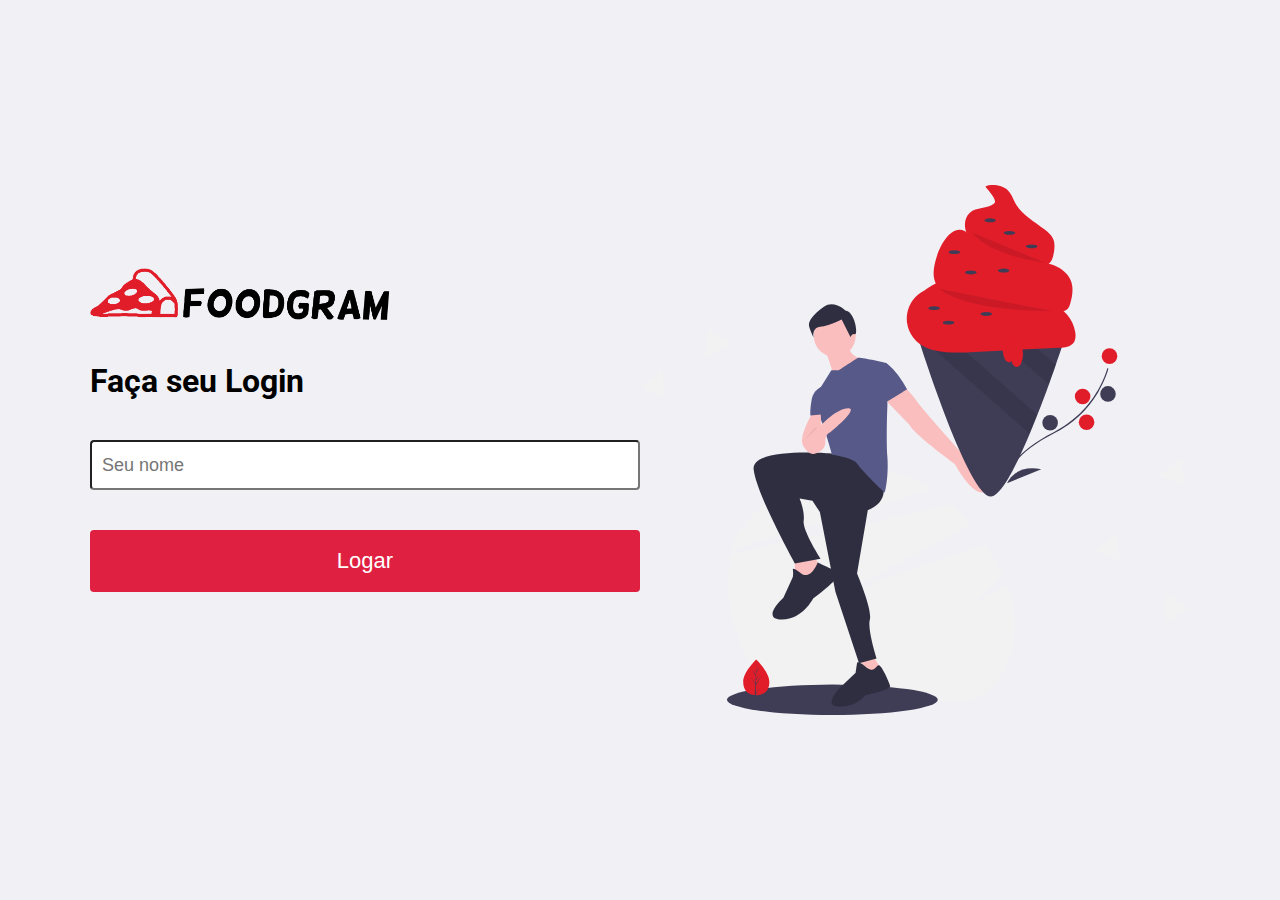
<file: index.html>
<!DOCTYPE html>
<html lang="pt-BR">

<head>
    <meta charset="UTF-8">
    <meta name="viewport" content="width=device-width, initial-scale=1.0">
    <title>FoodGram</title>
    <link href="https://fonts.googleapis.com/css2?family=Roboto:ital,wght@0,500;0,700;1,400&display=swap"
        rel="stylesheet">
    <link rel="stylesheet" href="styles/styles.css">
</head>

<body>
    <main id="login">
        <section class="infos">
            <img class="logo" src="images/logo.png" alt="FoodGram" srcset="">
            <div id="form-login">
                <h1>Faça seu Login</h1>
                <input type="text" id="inputNome" name="nome" placeholder="Seu nome">
                <button type="button" id="btnLogin">Logar</button>
            </div>
        </section>
        <section class="banner">
            <img src="images/banner.svg" alt="Banner">
        </section>
    </main>

    <script src="js/login.js"></script>
</body>

</html>
</file>
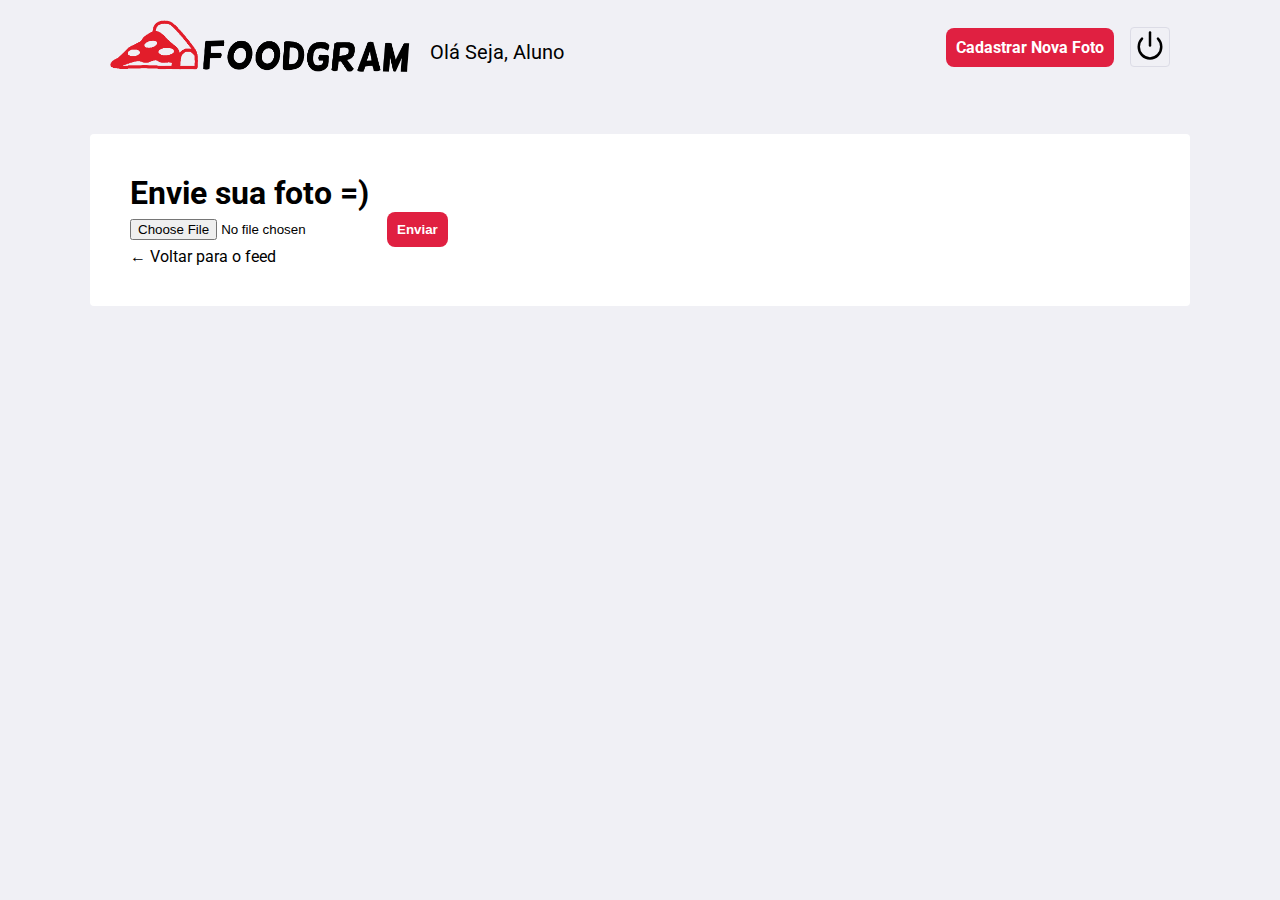
<file: cadastro-de-foto.html>
<!DOCTYPE html>
<html lang="pt-BR">

<head>
    <meta charset="UTF-8">
    <meta name="viewport" content="width=device-width, initial-scale=1.0">
    <title>FoodGram</title>
    <link href="https://fonts.googleapis.com/css2?family=Roboto:ital,wght@0,500;0,700;1,400&display=swap"
        rel="stylesheet">
    <link rel="stylesheet" href="styles/styles.css">
</head>

<body>
    <main id="feed">
        <header>
            <img class="logo" src="images/logo.png" alt="">
            <div>
                Olá Seja, <span id="nome">Aluno</span>
            </div>
            <a class="button" href="cadastro-de-foto.html">Cadastrar Nova Foto</a>
            <button><img src="images/shutdown.svg" alt="" srcset=""></button>
        </header>
        <section id="register">
            <h1>Envie sua foto =)</h1>
            <div>
                <input type="file" name="foto" id="fotoPost">
                <button class="button" id="btnPost">Enviar</button>
            </div>
            <a href="feed.html"> &#8592; Voltar para o feed</a>
        </section>
    </main>

    <script src="js/create.js"></script>
</body>

</html>
</file>
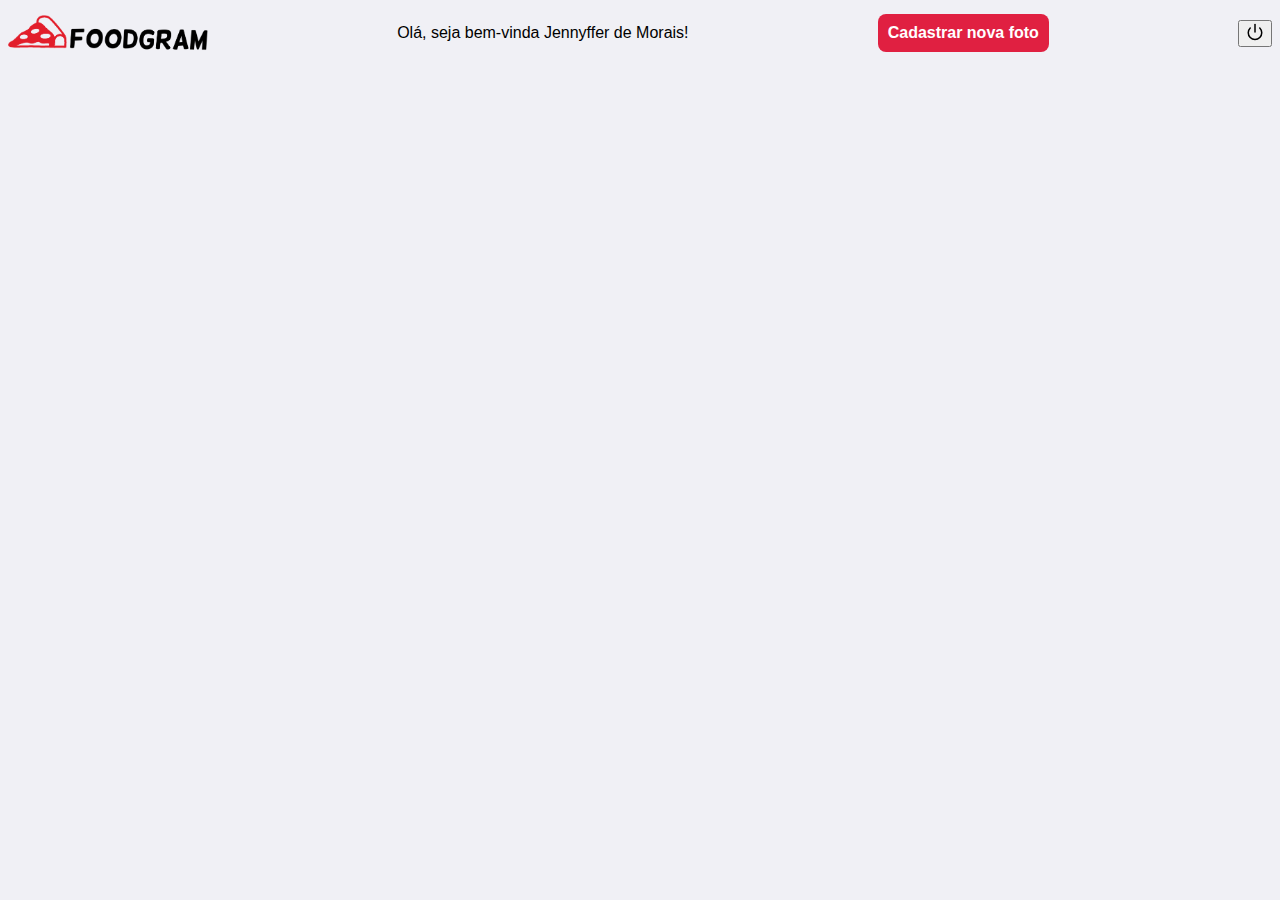
<file: feed.html>
<!DOCTYPE html>
<html lang="pt-BR">
  <head>
    <meta charset="UTF-8" />
    <meta name="viewport" content="width=device-width, initial-scale=1.0" />
    <title>FoodGram</title>
    <link
      href="https://fonts.googleapis.com/css2?family=Roboto:ital,wght@0,500;0,700;1,400&display=swap"
      rel="stylesheet"
    />
    <link rel="stylesheet" href="styles/custom.css" />
  </head>

  <body>
    <header>
      <img id="logo" src="./images/logo.png" alt="logo" />
      <p>Olá, seja bem-vinda Jennyffer de Morais!</p>
     
        <a  class="button" href="./cadastro-de-foto.html">Cadastrar nova foto</a>
     
      <button><img src="./images/shutdown.svg" alt="botão para sair" /></button>
    </header>

    <main>
      <section>
        <!-- <div class="post">
          <p>Por: Jennyffer de Morais</p>
          <img src="./images/pizza-demo.jpg" alt="foto de pizza" />
        </div> -->
       
      </section>
    </main>

    <script src="js/feed.js"></script>
  </body>
</html>
</file>
<file: styles/styles.css>
* {
  padding: 0;
  margin: 0;
  box-sizing: border-box;
}

body {
  font: 400 16px Roboto, sans-serif;
  background: #f0f0f5;
  -webkit-font-smoothing: antialiased;
}

#login {
  display: flex;
  max-width: 1100px;
  height: 100vh;
  justify-content: center;
  align-items: center;
  margin: 0 auto;
}
.infos {
  width: 100%;
  height: 100%;
  display: flex;
  flex-direction: column;
  justify-content: center;
}
.banner {
  justify-content: center;
  align-items: center;
  display: flex;
  width: 100%;
  height: 100%;
}
.logo {
  width: 300px;
  text-align: center;
  /* margin: 20px 0; */
}

.banner img {
  width: 100%;
}

.infos div {
  display: flex;
  flex-direction: column;
  margin: 20px 0;
}

.infos div * {
  margin: 20px 0;
}

.infos div input {
  border-radius: 4px;
  height: 50px;
  font-size: 18px;
  padding: 10px;
}

.infos div button {
  background: #e02041;
  color: #fff;
  padding: 18px;
  font-size: 22px;
  border-radius: 4px;
  border: none;
}

@media (max-width: 700px) {
  #login {
    padding: 20px;
  }
  .banner {
    display: none;
  }

  .logo {
    width: 100%;
  }
}

/* ------------------ Inicio Página de Feed --------------------------- */

#feed {
  max-width: 1100px;
  margin: 0 auto;
}

header {
  display: flex;
  justify-content: space-between;
  align-items: center;
  flex-wrap: wrap;
  padding: 20px;
}

header div {
  margin-left: 20px;
  font-size: 20px;
  margin-top: 10px;
}

header a {
  margin-left: auto;
  color: black;
  text-decoration: none;
}

.button {
  background: #e02041;
  border: 0;
  border-radius: 8px;
  color: #fff;
  font-weight: bold;
  padding: 10px;
}

header button {
  height: 40px;
  width: 40px;
  border-radius: 4px;
  margin-left: 16px;
  border: 1px solid #dcdce6;
  background: transparent;
  transition: border-color 0.2s;
  cursor: pointer;
}
header button img {
  width: 80%;
}

#pictures {
  max-width: 900px;
  margin: 0 auto;
  display: flex;
  flex-direction: column;
  align-items: center;
  border-radius: 4px;
  padding: 20px;
}

.picture {
  border: 1px solid #d1d1d4;
  max-width: 550px;
  padding: 10px;
  border-radius: 4px;
  margin: 20px 0;
  background: #fff;
}
.picture .title {
  padding: 20px;
}

.picture img {
  width: 100%;
  object-fit: cover;
}

/* inicio página de registro */

#register {
  border-radius: 4px;
  background: #fff;
  padding: 40px;
  margin-top: 40px;
}
#register a {
  color: black;
  text-decoration: none;
}
#register a:hover {
  color: #e02041;
}
</file>
<file: styles/custom.css>
body {
  background-color: #f0f0f5;
  font-family: "Segoe UI", Tahoma, Geneva, Verdana, sans-serif;
}

#logo {
  width: 200px;
}

.button {
  background: #e02041;
  border: 0;
  border-radius: 8px;
  color: #fff;
  font-weight: bold;
  padding: 10px;
}

header a {
  /* margin-left: auto;
  color: black; */
  text-decoration: none;
}

header {
  display: flex;
  justify-content: space-between; /* horizontal */
  align-items: center; /* vertical */
}

main {
  display: flex;
  justify-content: center;
  margin-top: 40px;
}

.post {
  background: #fff;
  padding: 10px;
  border: 1px solid gray;
  border-radius: 4px;
  margin-bottom: 30px;
}

.post img {
  width: 400px;
}
</file>
